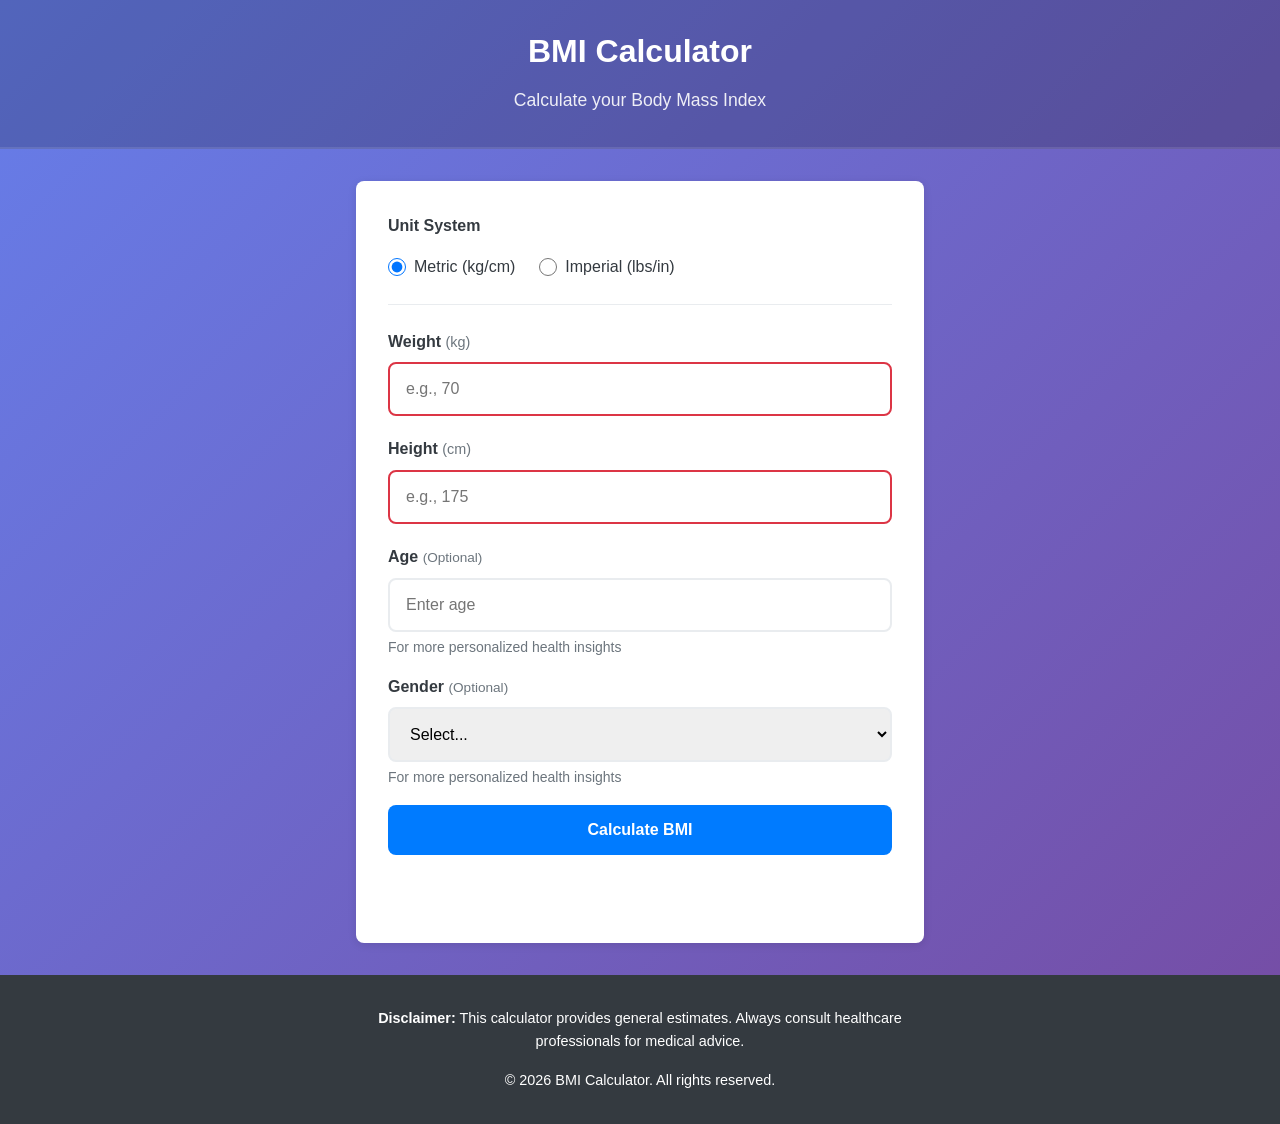
<file: index.html>
<!DOCTYPE html>
<html lang="en">

<head>
  <meta charset="UTF-8">
  <meta name="viewport" content="width=device-width, initial-scale=1.0">
  <meta name="description"
    content="Professional BMI Calculator - Calculate your Body Mass Index with detailed health insights">
  <meta name="theme-color" content="#007BFF">
  <title>BMI Calculator - Professional Health Tool</title>
  <link rel="icon" type="image/svg+xml"
    href="data:image/svg+xml,<svg xmlns='http://www.w3.org/2000/svg' viewBox='0 0 100 100'><text y='75' font-size='75' fill='%23007BFF'>⚕️</text></svg>">
  <link rel="stylesheet" href="styles.css">
</head>

<body>
  

  <header class="app-header">
    <div class="container">
      <h1>BMI Calculator</h1>
      <p class="subtitle">Calculate your Body Mass Index</p>
    </div>
  </header>

  <main id="main-content" class="main-content">
    <div class="container">
      <div class="calculator-wrapper">

        <!-- Unit Toggle -->
        <fieldset class="unit-selector">
          <legend>Unit System</legend>
          <div class="radio-group">
            <label class="radio-label">
              <input type="radio" name="units" value="metric" checked aria-label="Metric units (kg/cm)"
                id="unit-metric">
              <span>Metric (kg/cm)</span>
            </label>
            <label class="radio-label">
              <input type="radio" name="units" value="imperial" aria-label="Imperial units (lbs/in)" id="unit-imperial">
              <span>Imperial (lbs/in)</span>
            </label>
          </div>
        </fieldset>

        <!-- Input Form -->
        <form id="bmi-form" class="bmi-form" novalidate>
          <div class="form-group">
            <label for="weight">Weight <span class="unit-label" id="weight-unit">(kg)</span></label>
            <input type="number" id="weight" placeholder="Enter weight" min="1" max="500" step="0.1" required
              aria-required="true" aria-describedby="weight-help" />
            <small id="weight-help" class="help-text"></small>
          </div>

          <div class="form-group">
            <label for="height">Height <span class="unit-label" id="height-unit">(cm)</span></label>
            <input type="number" id="height" placeholder="Enter height" min="50" max="300" step="0.1" required
              aria-required="true" aria-describedby="height-help" />
            <small id="height-help" class="help-text"></small>
          </div>

          <div class="form-group">
            <label for="age">Age <span class="optional">(Optional)</span></label>
            <input type="number" id="age" placeholder="Enter age" min="1" max="150" aria-describedby="age-help" />
            <small id="age-help" class="help-text">For more personalized health insights</small>
          </div>

          <div class="form-group">
            <label for="gender">Gender <span class="optional">(Optional)</span></label>
            <select id="gender" aria-describedby="gender-help">
              <option value="">Select...</option>
              <option value="male">Male</option>
              <option value="female">Female</option>
              <option value="other">Other</option>
            </select>
            <small id="gender-help" class="help-text">For more personalized health insights</small>
          </div>

          <button type="submit" class="btn btn-primary" aria-label="Calculate BMI">
            <span>Calculate BMI</span>
          </button>
        </form>

        <!-- Results Section -->
        <section id="results" class="results-section" aria-live="polite" aria-atomic="true" hidden>
          <div class="bmi-result-card">
            <div class="bmi-value">
              <span class="label">Your BMI</span>
              <span class="value" id="bmi-number">--</span>
            </div>
            <div class="bmi-category" id="bmi-category-box">
              <span id="bmi-category-name">--</span>
            </div>
          </div>

          <!-- Health Tips -->
          <div class="health-tips" id="health-tips-container"></div>

          <!-- BMI Chart -->
          <div class="bmi-chart">
            <h3>BMI Categories</h3>
            <div class="chart-bars">
              <div class="chart-bar underweight">
                <span class="range">&lt; 18.5</span>
                <span class="label">Underweight</span>
              </div>
              <div class="chart-bar normal">
                <span class="range">18.5 - 24.9</span>
                <span class="label">Normal</span>
              </div>
              <div class="chart-bar overweight">
                <span class="range">25 - 29.9</span>
                <span class="label">Overweight</span>
              </div>
              <div class="chart-bar obese">
                <span class="range">≥ 30</span>
                <span class="label">Obese</span>
              </div>
            </div>
          </div>

          <!-- Detailed Results -->
          <div class="detailed-results">
            <h3>Health Metrics</h3>
            <div class="metrics-grid">
              <div class="metric">
                <span class="metric-label">Ideal Weight Range</span>
                <span class="metric-value" id="ideal-weight">--</span>
              </div>
              <div class="metric">
                <span class="metric-label">BMR (Basal Metabolic Rate)</span>
                <span class="metric-value" id="bmr-value">--</span>
              </div>
              <div class="metric">
                <span class="metric-label">TDEE (Daily Calories)</span>
                <span class="metric-value" id="tdee-value">--</span>
              </div>
              <div class="metric">
                <span class="metric-label">Health Status</span>
                <span class="metric-value" id="health-status">--</span>
              </div>
            </div>
          </div>

          <button type="button" class="btn btn-secondary" id="reset-btn" aria-label="Reset calculator">
            Calculate Again
          </button>
        </section>

        <!-- History Section -->
        <section class="history-section" id="history-section" hidden>
          <div class="history-header">
            <h3>Calculation History</h3>
            <button type="button" class="btn btn-small btn-danger" id="clear-history-btn"
              aria-label="Clear all history">
              Clear All
            </button>
          </div>
          <div class="history-list" id="history-list"></div>
        </section>
      </div>
    </div>
  </main>

  <footer class="app-footer">
    <div class="container">
      <p><strong>Disclaimer:</strong> This calculator provides general estimates. Always consult healthcare
        professionals for medical advice.</p>
      <p>&copy; 2026 BMI Calculator. All rights reserved.</p>
    </div>
  </footer>

  

  <script src="app.js"></script>
</body>

</html>
</file>
<file: styles.css>
/* ========================================
   BMI Calculator - Production CSS
   ======================================== */

:root {
  --primary-color: #007BFF;
  --primary-dark: #0056b3;
  --success-color: #28a745;
  --warning-color: #ffc107;
  --danger-color: #dc3545;
  --dark-color: #343a40;
  --light-color: #f8f9fa;
  --gray-color: #6c757d;
  
  --underweight-color: #3498db;
  --normal-color: #2ecc71;
  --overweight-color: #f39c12;
  --obese-color: #e74c3c;
  
  --border-radius: 8px;
  --box-shadow: 0 2px 8px rgba(0, 0, 0, 0.1);
  --transition: all 0.3s ease;
  
  --spacing-xs: 4px;
  --spacing-sm: 8px;
  --spacing-md: 16px;
  --spacing-lg: 24px;
  --spacing-xl: 32px;
}

/* ========================================
   Reset & Base Styles
   ======================================== */

* {
  margin: 0;
  padding: 0;
  box-sizing: border-box;
}

html {
  scroll-behavior: smooth;
}

body {
  font-family: -apple-system, BlinkMacSystemFont, 'Segoe UI', Roboto, 'Helvetica Neue', Arial, sans-serif;
  background: linear-gradient(135deg, #667eea 0%, #764ba2 100%);
  color: var(--dark-color);
  line-height: 1.6;
  min-height: 100vh;
  display: flex;
  flex-direction: column;
}

/* ========================================
   Accessibility
   ======================================== */

.skip-link {
  position: absolute;
  top: -40px;
  left: 0;
  background: var(--primary-color);
  color: white;
  padding: var(--spacing-md);
  text-decoration: none;
  z-index: 100;
}

.skip-link:focus {
  top: 0;
}

/* ========================================
   Typography
   ======================================== */

h1, h2, h3 {
  font-weight: 700;
  line-height: 1.2;
  margin-bottom: var(--spacing-md);
}

h1 {
  font-size: 2rem;
  color: white;
}

h3 {
  font-size: 1.25rem;
  color: var(--dark-color);
}

p {
  margin-bottom: var(--spacing-md);
}

small {
  font-size: 0.875rem;
  color: var(--gray-color);
}

/* ========================================
   Header & Footer
   ======================================== */

.app-header {
  background: rgba(0, 0, 0, 0.2);
  color: white;
  padding: var(--spacing-xl) 0;
  text-align: center;
  border-bottom: 2px solid rgba(255, 255, 255, 0.1);
}

.subtitle {
  font-size: 1.1rem;
  opacity: 0.9;
  margin-bottom: 0;
}

.app-footer {
  background: var(--dark-color);
  color: white;
  padding: var(--spacing-xl) 0;
  margin-top: auto;
  text-align: center;
  font-size: 0.9rem;
}

.app-footer p {
  margin-bottom: var(--spacing-md);
}

.app-footer p:last-child {
  margin-bottom: 0;
}

/* ========================================
   Layout & Container
   ======================================== */

.container {
  max-width: 600px;
  margin: 0 auto;
  padding: 0 var(--spacing-md);
}

.main-content {
  flex: 1;
  padding: var(--spacing-xl) 0;
}

.calculator-wrapper {
  background: white;
  border-radius: var(--border-radius);
  padding: var(--spacing-xl);
  box-shadow: var(--box-shadow);
}

/* ========================================
   Form Section - Unit Selector
   ======================================== */

.unit-selector {
  border: none;
  margin-bottom: var(--spacing-lg);
  padding-bottom: var(--spacing-lg);
  border-bottom: 1px solid #e9ecef;
}

.unit-selector legend {
  font-weight: 600;
  margin-bottom: var(--spacing-md);
  color: var(--dark-color);
}

.radio-group {
  display: flex;
  gap: var(--spacing-lg);
  flex-wrap: wrap;
}

.radio-label {
  display: flex;
  align-items: center;
  cursor: pointer;
  user-select: none;
  font-weight: 500;
}

.radio-label input[type="radio"] {
  margin-right: var(--spacing-sm);
  cursor: pointer;
  width: 18px;
  height: 18px;
}

.radio-label input[type="radio"]:focus {
  outline: 2px solid var(--primary-color);
}

/* ========================================
   Form Section - Input Form
   ======================================== */

.bmi-form {
  display: flex;
  flex-direction: column;
  gap: var(--spacing-md);
  margin-bottom: var(--spacing-xl);
}

.form-group {
  display: flex;
  flex-direction: column;
}

.form-group label {
  font-weight: 600;
  margin-bottom: var(--spacing-sm);
  color: var(--dark-color);
}

.unit-label {
  font-weight: 400;
  color: var(--gray-color);
  font-size: 0.9rem;
}

.optional {
  font-size: 0.85rem;
  color: var(--gray-color);
  font-weight: 400;
}

.form-group input[type="number"],
.form-group select {
  padding: var(--spacing-md);
  border: 2px solid #e9ecef;
  border-radius: var(--border-radius);
  font-size: 1rem;
  font-family: inherit;
  transition: var(--transition);
}

.form-group input[type="number"]:focus,
.form-group select:focus {
  outline: none;
  border-color: var(--primary-color);
  box-shadow: 0 0 0 3px rgba(0, 123, 255, 0.1);
}

.form-group input[type="number"]:invalid,
.form-group select:invalid {
  border-color: var(--danger-color);
}

.help-text {
  margin-top: var(--spacing-xs);
  display: block;
}

/* ========================================
   Buttons
   ======================================== */

.btn {
  padding: var(--spacing-md) var(--spacing-lg);
  border: none;
  border-radius: var(--border-radius);
  font-size: 1rem;
  font-weight: 600;
  cursor: pointer;
  transition: var(--transition);
  text-align: center;
  display: inline-flex;
  align-items: center;
  justify-content: center;
  gap: var(--spacing-sm);
}

.btn:focus {
  outline: 2px solid var(--primary-color);
  outline-offset: 2px;
}

.btn:disabled {
  opacity: 0.6;
  cursor: not-allowed;
}

.btn-primary {
  background-color: var(--primary-color);
  color: white;
  width: 100%;
  margin-bottom: var(--spacing-lg);
}

.btn-primary:hover:not(:disabled) {
  background-color: var(--primary-dark);
  transform: translateY(-2px);
  box-shadow: 0 4px 12px rgba(0, 123, 255, 0.3);
}

.btn-secondary {
  background-color: var(--light-color);
  color: var(--dark-color);
  width: 100%;
  border: 2px solid var(--primary-color);
  margin-top: var(--spacing-lg);
}

.btn-secondary:hover:not(:disabled) {
  background-color: var(--primary-color);
  color: white;
}

.btn-small {
  padding: var(--spacing-sm) var(--spacing-md);
  font-size: 0.9rem;
  width: auto;
}

.btn-danger {
  background-color: var(--danger-color);
  color: white;
}

.btn-danger:hover:not(:disabled) {
  background-color: #c82333;
}

/* ========================================
   Results Section - FIXED SPACING
   ======================================== */

.results-section {
  animation: slideDown 0.3s ease;
  padding-top: var(--spacing-xl);
  border-top: 2px solid #e9ecef;
  margin-top: var(--spacing-xl);
}

@keyframes slideDown {
  from {
    opacity: 0;
    transform: translateY(-10px);
  }
  to {
    opacity: 1;
    transform: translateY(0);
  }
}

/* ========================================
   BMI Result Card - FIXED LAYOUT
   ======================================== */

.bmi-result-card {
  background: linear-gradient(135deg, #667eea 0%, #764ba2 100%);
  color: white;
  padding: var(--spacing-xl);
  border-radius: var(--border-radius);
  margin-bottom: var(--spacing-xl);
  display: flex;
  justify-content: space-around;
  align-items: center;
  flex-wrap: wrap;
  gap: var(--spacing-lg);
  box-shadow: 0 4px 15px rgba(0, 0, 0, 0.15);
}

.bmi-value {
  display: flex;
  flex-direction: column;
  align-items: center;
  flex: 1;
  min-width: 120px;
}

.bmi-value .label {
  font-size: 0.95rem;
  opacity: 0.9;
  margin-bottom: var(--spacing-xs);
  letter-spacing: 0.5px;
}

.bmi-value .value {
  font-size: 3rem;
  font-weight: 700;
  line-height: 1;
}

.bmi-category {
  padding: var(--spacing-md) var(--spacing-lg);
  border-radius: var(--border-radius);
  background: rgba(255, 255, 255, 0.2);
  font-weight: 600;
  font-size: 1.1rem;
  flex: 1;
  min-width: 140px;
  text-align: center;
  border: 2px solid rgba(255, 255, 255, 0.3);
}

/* ========================================
   Health Tips
   ======================================== */

.health-tips {
  background: #f8f9fa;
  border-left: 4px solid var(--primary-color);
  padding: var(--spacing-lg);
  border-radius: var(--border-radius);
  margin-bottom: var(--spacing-lg);
}

.health-tips h4 {
  color: var(--primary-color);
  margin-bottom: var(--spacing-md);
  font-size: 1.05rem;
}

.health-tips ul {
  list-style: none;
  padding: 0;
}

.health-tips li {
  padding: var(--spacing-sm) 0;
  padding-left: var(--spacing-lg);
  position: relative;
}

.health-tips li:before {
  content: "✓";
  position: absolute;
  left: 0;
  color: var(--success-color);
  font-weight: bold;
}

/* ========================================
   BMI Chart
   ======================================== */

.bmi-chart {
  margin-bottom: var(--spacing-lg);
  padding: var(--spacing-lg) 0;
}

.bmi-chart h3 {
  margin-bottom: var(--spacing-md);
}

.chart-bars {
  display: grid;
  grid-template-columns: repeat(auto-fit, minmax(120px, 1fr));
  gap: var(--spacing-md);
}

.chart-bar {
  padding: var(--spacing-md);
  border-radius: var(--border-radius);
  text-align: center;
  color: white;
  font-weight: 600;
  transition: var(--transition);
}

.chart-bar .range {
  display: block;
  font-size: 0.85rem;
  margin-bottom: var(--spacing-xs);
  opacity: 0.9;
}

.chart-bar .label {
  display: block;
  font-size: 0.95rem;
}

.chart-bar.underweight {
  background-color: var(--underweight-color);
}

.chart-bar.normal {
  background-color: var(--normal-color);
}

.chart-bar.overweight {
  background-color: var(--overweight-color);
  color: #333;
}

.chart-bar.obese {
  background-color: var(--obese-color);
}

.chart-bar.active {
  transform: scale(1.05);
  box-shadow: 0 4px 12px rgba(0, 0, 0, 0.2);
}

/* ========================================
   Detailed Results
   ======================================== */

.detailed-results {
  margin-bottom: var(--spacing-lg);
  padding: var(--spacing-lg) 0;
  border-top: 1px solid #e9ecef;
}

.detailed-results h3 {
  margin-bottom: var(--spacing-md);
}

.metrics-grid {
  display: grid;
  grid-template-columns: repeat(auto-fit, minmax(150px, 1fr));
  gap: var(--spacing-md);
}

.metric {
  background: #f8f9fa;
  padding: var(--spacing-md);
  border-radius: var(--border-radius);
  border: 1px solid #e9ecef;
}

.metric-label {
  display: block;
  font-size: 0.85rem;
  color: var(--gray-color);
  margin-bottom: var(--spacing-xs);
  font-weight: 500;
}

.metric-value {
  display: block;
  font-size: 1.3rem;
  font-weight: 700;
  color: var(--primary-color);
}

/* ========================================
   History Section
   ======================================== */

.history-section {
  margin-top: var(--spacing-xl);
  padding-top: var(--spacing-lg);
  border-top: 1px solid #e9ecef;
}

.history-header {
  display: flex;
  justify-content: space-between;
  align-items: center;
  margin-bottom: var(--spacing-md);
  flex-wrap: wrap;
  gap: var(--spacing-md);
}

.history-list {
  display: flex;
  flex-direction: column;
  gap: var(--spacing-md);
  max-height: 400px;
  overflow-y: auto;
}

.history-item {
  display: flex;
  justify-content: space-between;
  align-items: center;
  padding: var(--spacing-md);
  background: #f8f9fa;
  border-radius: var(--border-radius);
  border-left: 4px solid var(--primary-color);
  transition: var(--transition);
}

.history-item:hover {
  box-shadow: var(--box-shadow);
}

.history-item-info {
  flex: 1;
}

.history-item-bmi {
  font-weight: 700;
  font-size: 1.1rem;
  color: var(--primary-color);
}

.history-item-date {
  font-size: 0.85rem;
  color: var(--gray-color);
}

.history-item-category {
  font-size: 0.9rem;
  font-weight: 600;
  color: var(--dark-color);
}

/* ========================================
   Toast Notifications
   ======================================== */

.toast {
  position: fixed;
  bottom: var(--spacing-lg);
  right: var(--spacing-lg);
  padding: var(--spacing-md) var(--spacing-lg);
  border-radius: var(--border-radius);
  box-shadow: var(--box-shadow);
  z-index: 1000;
  animation: slideIn 0.3s ease;
  max-width: 300px;
}

@keyframes slideIn {
  from {
    transform: translateX(400px);
    opacity: 0;
  }
  to {
    transform: translateX(0);
    opacity: 1;
  }
}

.toast-error {
  background-color: var(--danger-color);
  color: white;
}

/* ========================================
   Dark Mode Support
   ======================================== */

@media (prefers-color-scheme: dark) {
  body {
    background: linear-gradient(135deg, #1a1a2e 0%, #16213e 100%);
  }

  .calculator-wrapper {
    background: #2d2d44;
    color: #e0e0e0;
  }

  .form-group label,
  .unit-selector legend {
    color: #e0e0e0;
  }

  .form-group input[type="number"],
  .form-group select {
    background: #1a1a2e;
    color: #e0e0e0;
    border-color: #3d3d5c;
  }

  .form-group input[type="number"]:focus,
  .form-group select:focus {
    border-color: var(--primary-color);
  }

  .help-text {
    color: #a0a0b0;
  }

  .health-tips {
    background: #1a1a2e;
    border-left-color: var(--primary-color);
  }

  .health-tips h4 {
    color: var(--primary-color);
  }

  .detailed-results h3,
  h3 {
    color: #e0e0e0;
  }

  .metric {
    background: #1a1a2e;
    border-color: #3d3d5c;
  }

  .metric-label {
    color: #a0a0b0;
  }

  .history-item {
    background: #1a1a2e;
    border-left-color: var(--primary-color);
  }

  .history-item-category {
    color: #e0e0e0;
  }

  .btn-secondary {
    background-color: #1a1a2e;
    color: #e0e0e0;
  }

  .bmi-chart {
    border-top-color: #3d3d5c;
  }

  .unit-selector {
    border-bottom-color: #3d3d5c;
  }

  .results-section {
    border-top-color: #3d3d5c;
  }

  .history-section {
    border-top-color: #3d3d5c;
  }

  .detailed-results {
    border-top-color: #3d3d5c;
  }
}

/* ========================================
   Responsive Design
   ======================================== */

@media (max-width: 600px) {
  .container {
    padding: 0 var(--spacing-md);
  }

  .calculator-wrapper {
    padding: var(--spacing-lg);
  }

  h1 {
    font-size: 1.5rem;
  }

  .bmi-result-card {
    padding: var(--spacing-lg);
    flex-direction: column;
  }

  .bmi-value .value {
    font-size: 2rem;
  }

  .metrics-grid {
    grid-template-columns: 1fr;
  }

  .chart-bars {
    grid-template-columns: repeat(2, 1fr);
  }

  .radio-group {
    gap: var(--spacing-md);
  }

  .toast {
    left: var(--spacing-md);
    right: var(--spacing-md);
    bottom: var(--spacing-md);
    max-width: none;
  }

  .history-list {
    max-height: 300px;
  }

  .btn-primary,
  .btn-secondary {
    padding: var(--spacing-md) var(--spacing-lg);
    font-size: 0.95rem;
  }
}

@media (max-width: 400px) {
  .calculator-wrapper {
    padding: var(--spacing-md);
  }

  h1 {
    font-size: 1.25rem;
  }

  .bmi-result-card {
    flex-direction: column;
    gap: var(--spacing-md);
  }

  .chart-bars {
    grid-template-columns: 1fr;
  }

  .history-header {
    flex-direction: column;
    align-items: flex-start;
  }

  .btn-small {
    width: 100%;
  }
}

/* ========================================
   Print Styles
   ======================================== */

@media print {
  body {
    background: white;
  }

  .app-header,
  .app-footer,
  .unit-selector,
  .bmi-form,
  #reset-btn,
  .history-section {
    display: none;
  }

  .calculator-wrapper {
    box-shadow: none;
    border: 1px solid #ccc;
  }

  .results-section {
    page-break-inside: avoid;
  }
}
</file>
